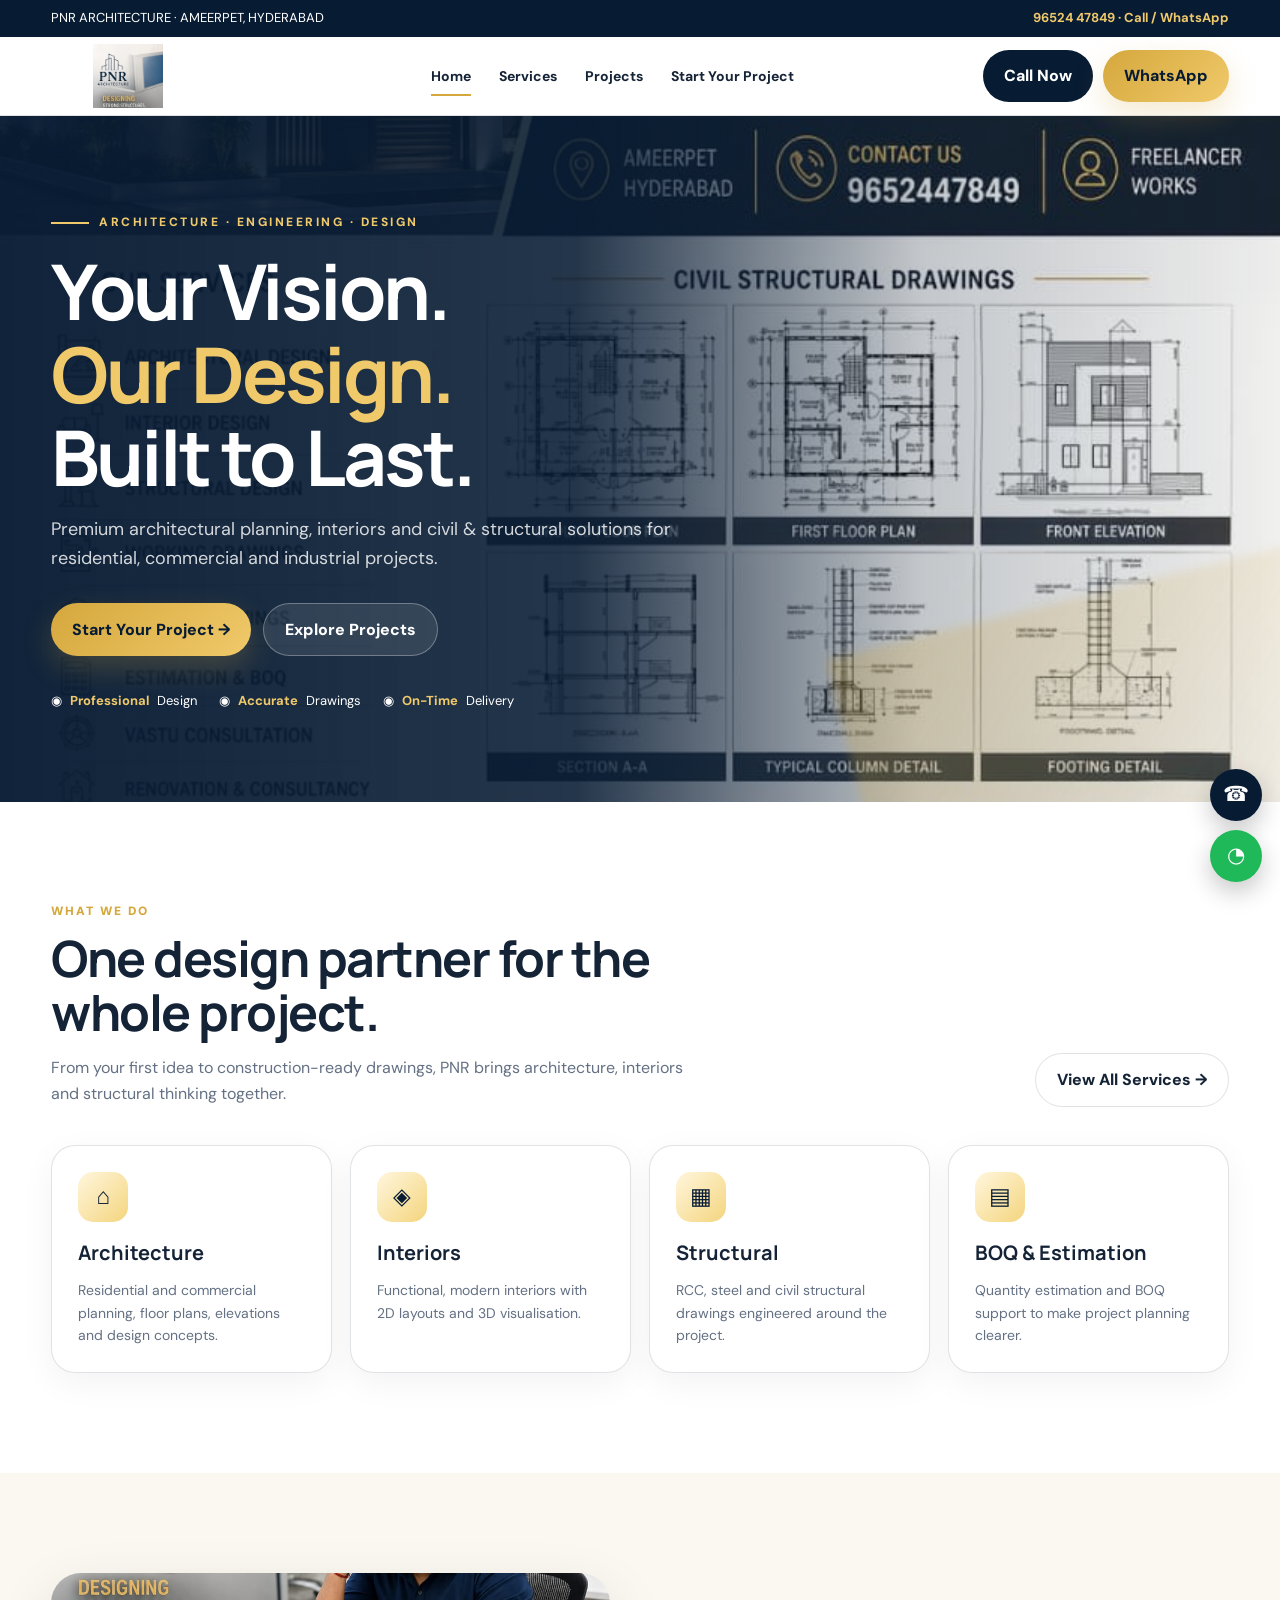
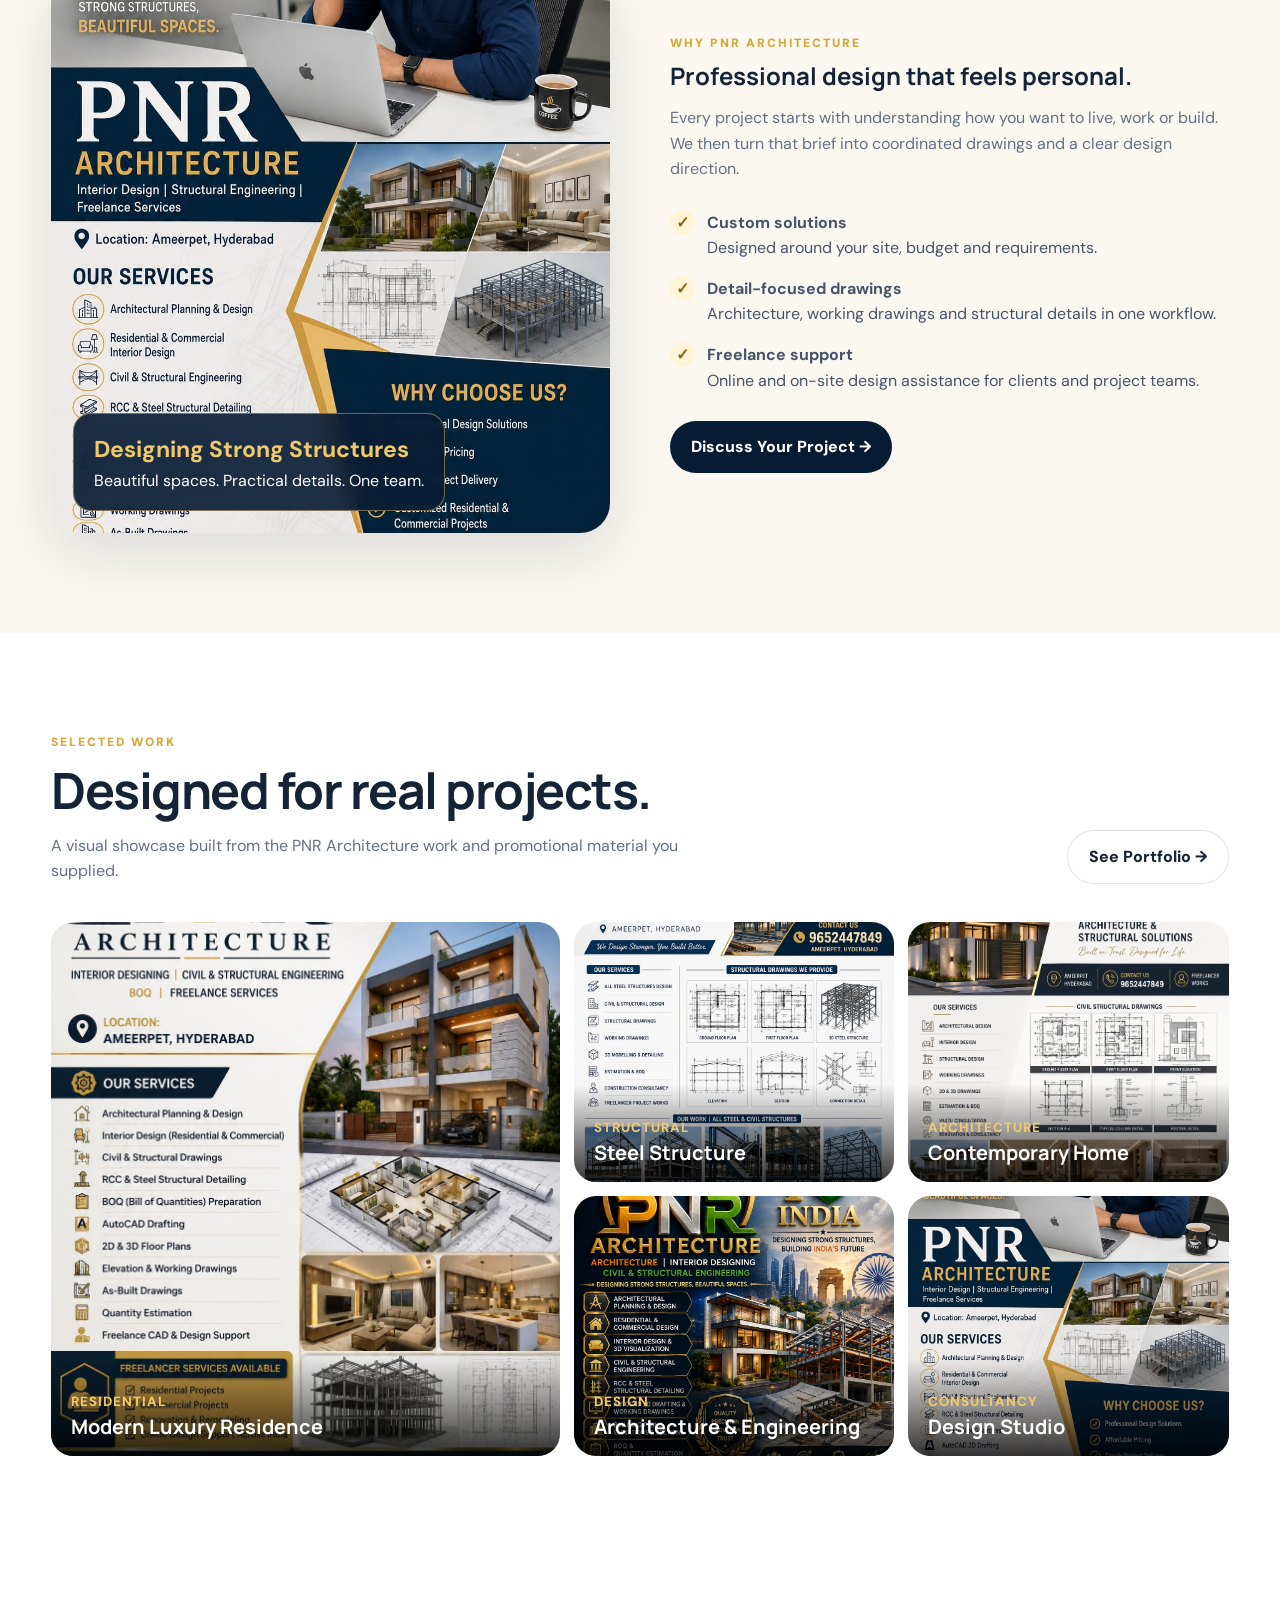
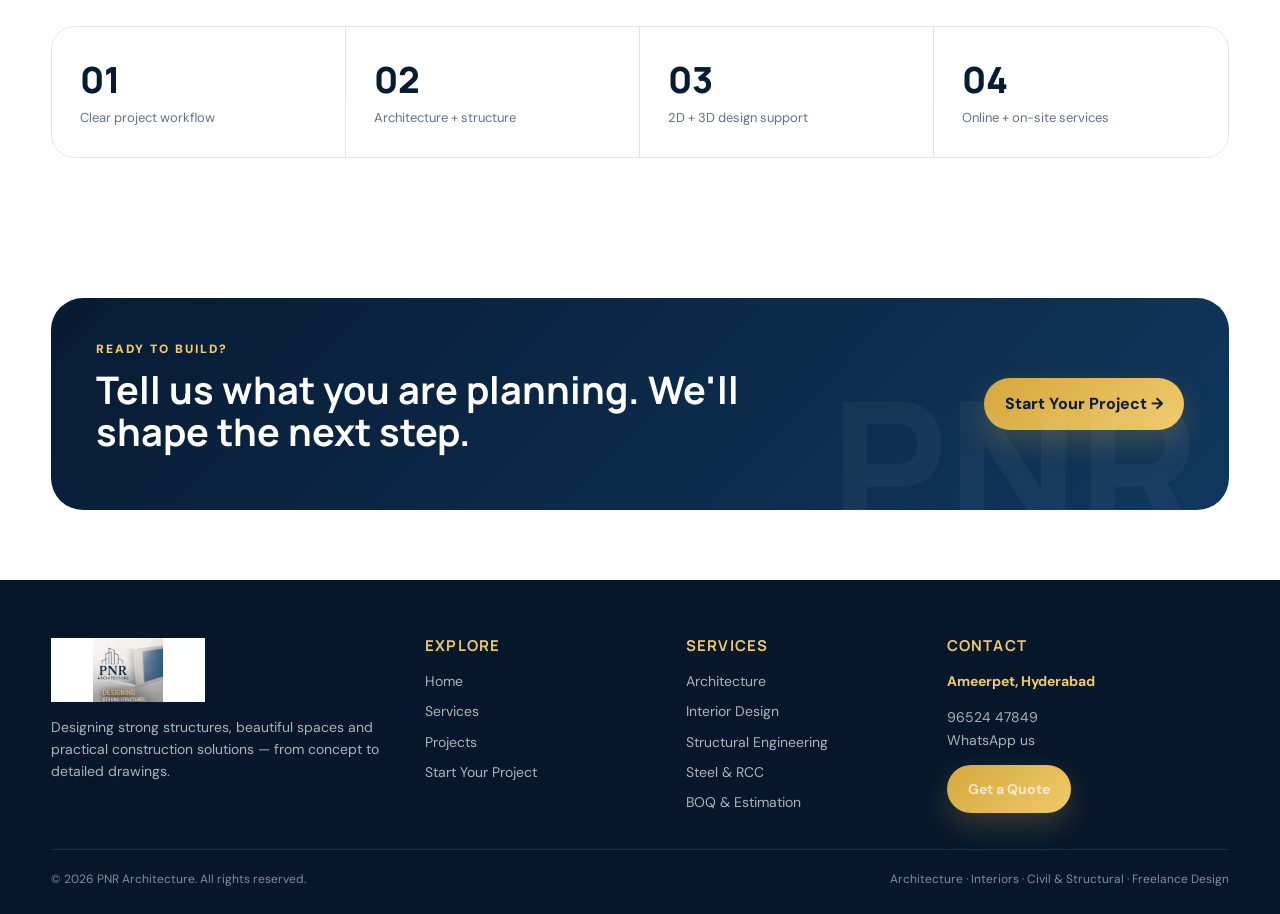
<file: index.html>
<!doctype html>
<html lang="en">
<head>
<meta charset="utf-8"><meta name="viewport" content="width=device-width,initial-scale=1">
<meta name="theme-color" content="#071b33">
<title>PNR Architecture | Designing Strong Structures, Beautiful Spaces</title><meta name="description" content="PNR Architecture — architecture, interiors, civil and structural engineering, RCC and steel detailing, AutoCAD, BOQ and freelance design services in Hyderabad.">
<link rel="stylesheet" href="style.css">
</head><body>
<div class="topbar"><div class="container"><span>PNR ARCHITECTURE · AMEERPET, HYDERABAD</span><a href="tel:+919652447849">96524 47849 · Call / WhatsApp</a></div></div>

<header class="nav">
  <div class="container nav-inner">
    <a class="logo-wrap" href="index.html" aria-label="PNR Architecture home">
      <img class="logo" src="assets/pnr-logo.jpg" alt="PNR Architecture logo">
    </a>
    <button class="menu-btn" aria-label="Open menu">☰</button>
    <nav class="nav-links">
      <a href="index.html">Home</a>
      <a href="services.html">Services</a>
      <a href="projects.html">Projects</a>
      <a href="start-project.html">Start Your Project</a>
    </nav>
    <div class="nav-actions">
      <a class="btn btn-dark" href="tel:+919652447849">Call Now</a>
      <a class="btn btn-gold" href="https://wa.me/919652447849?text=Hello%20PNR%20Architecture%2C%20I%20would%20like%20a%20project%20quote." target="_blank">WhatsApp</a>
    </div>
  </div>
</header>


<main>
<section class="hero"><div class="container"><div class="hero-content reveal">
<div class="eyebrow">Architecture · Engineering · Design</div>
<h1>Your Vision.<br><span style="color:#f0c96a">Our Design.</span><br>Built to Last.</h1>
<p>Premium architectural planning, interiors and civil & structural solutions for residential, commercial and industrial projects.</p>
<div class="hero-actions"><a class="btn btn-gold" href="start-project.html">Start Your Project →</a><a class="btn" style="background:rgba(255,255,255,.1);color:#fff;border:1px solid rgba(255,255,255,.3)" href="projects.html">Explore Projects</a></div>
<div class="hero-note"><span>◉ <b>Professional</b> Design</span><span>◉ <b>Accurate</b> Drawings</span><span>◉ <b>On-Time</b> Delivery</span></div>
</div></div></section>

<section class="section"><div class="container">
<div class="section-head reveal"><div class="copy"><div class="kicker">What we do</div><h2>One design partner for the whole project.</h2><p>From your first idea to construction-ready drawings, PNR brings architecture, interiors and structural thinking together.</p></div><a class="btn btn-outline" href="services.html">View All Services →</a></div>
<div class="cards">
<article class="card reveal"><div class="icon">⌂</div><h3>Architecture</h3><p>Residential and commercial planning, floor plans, elevations and design concepts.</p></article>
<article class="card reveal"><div class="icon">◈</div><h3>Interiors</h3><p>Functional, modern interiors with 2D layouts and 3D visualisation.</p></article>
<article class="card reveal"><div class="icon">▦</div><h3>Structural</h3><p>RCC, steel and civil structural drawings engineered around the project.</p></article>
<article class="card reveal"><div class="icon">▤</div><h3>BOQ & Estimation</h3><p>Quantity estimation and BOQ support to make project planning clearer.</p></article>
</div></div></section>

<section class="section" style="background:var(--cream)"><div class="container split">
<div class="media-card reveal"><img src="assets/designer-office.jpg" alt="PNR Architecture design workspace"><div class="media-badge"><strong>Designing Strong Structures</strong><span>Beautiful spaces. Practical details. One team.</span></div></div>
<div class="reveal"><div class="kicker">Why PNR Architecture</div><h2>Professional design that feels personal.</h2><p style="color:var(--muted)">Every project starts with understanding how you want to live, work or build. We then turn that brief into coordinated drawings and a clear design direction.</p>
<div class="check-list">
<div class="check"><i>✓</i><span><b>Custom solutions</b><br>Designed around your site, budget and requirements.</span></div>
<div class="check"><i>✓</i><span><b>Detail-focused drawings</b><br>Architecture, working drawings and structural details in one workflow.</span></div>
<div class="check"><i>✓</i><span><b>Freelance support</b><br>Online and on-site design assistance for clients and project teams.</span></div>
</div><a class="btn btn-dark" href="start-project.html">Discuss Your Project →</a></div>
</div></section>

<section class="section"><div class="container">
<div class="section-head reveal"><div class="copy"><div class="kicker">Selected work</div><h2>Designed for real projects.</h2><p>A visual showcase built from the PNR Architecture work and promotional material you supplied.</p></div><a class="btn btn-outline" href="projects.html">See Portfolio →</a></div>
<div class="portfolio">
<a class="tile reveal" href="projects.html"><img src="assets/luxury-residence.jpg" alt="Luxury residential design"><div class="tile-caption"><small>Residential</small><h3>Modern Luxury Residence</h3></div></a>
<a class="tile reveal" href="projects.html"><img src="assets/steel-structure.jpg" alt="Steel structural project"><div class="tile-caption"><small>Structural</small><h3>Steel Structure</h3></div></a>
<a class="tile reveal" href="projects.html"><img src="assets/project-modern-home.jpg" alt="Modern home architecture"><div class="tile-caption"><small>Architecture</small><h3>Contemporary Home</h3></div></a>
<a class="tile reveal" href="projects.html"><img src="assets/pnr-india-brand.jpg" alt="PNR Architecture brand visual"><div class="tile-caption"><small>Design</small><h3>Architecture & Engineering</h3></div></a>
<a class="tile reveal" href="projects.html"><img src="assets/designer-office.jpg" alt="Designer at work"><div class="tile-caption"><small>Consultancy</small><h3>Design Studio</h3></div></a>
</div></div></section>

<section class="section-sm"><div class="container"><div class="stats reveal">
<div class="stat"><strong>01</strong><span>Clear project workflow</span></div><div class="stat"><strong>02</strong><span>Architecture + structure</span></div><div class="stat"><strong>03</strong><span>2D + 3D design support</span></div><div class="stat"><strong>04</strong><span>Online + on-site services</span></div>
</div></div></section>
<section class="section-sm"><div class="container band reveal"><div><div class="kicker" style="color:#f0c96a">Ready to build?</div><h2>Tell us what you are planning. We'll shape the next step.</h2></div><a class="btn btn-gold" href="start-project.html">Start Your Project →</a></div></section>
</main>

<footer class="footer">
  <div class="container">
    <div class="footer-grid">
      <div>
        <img class="logo" src="assets/pnr-logo.jpg" alt="PNR Architecture">
        <p style="max-width:330px">Designing strong structures, beautiful spaces and practical construction solutions — from concept to detailed drawings.</p>
      </div>
      <div>
        <h3>Explore</h3>
        <div class="footer-links">
          <a href="index.html">Home</a><a href="services.html">Services</a><a href="projects.html">Projects</a><a href="start-project.html">Start Your Project</a>
        </div>
      </div>
      <div>
        <h3>Services</h3>
        <div class="footer-links">
          <a href="services.html">Architecture</a><a href="services.html">Interior Design</a><a href="services.html">Structural Engineering</a><a href="services.html">Steel & RCC</a><a href="services.html">BOQ & Estimation</a>
        </div>
      </div>
      <div>
        <h3>Contact</h3>
        <p><b style="color:#f0c96a">Ameerpet, Hyderabad</b></p>
        <p><a href="tel:+919652447849">96524 47849</a><br><a href="https://wa.me/919652447849" target="_blank">WhatsApp us</a></p>
        <a class="btn btn-gold" href="start-project.html">Get a Quote</a>
      </div>
    </div>
    <div class="footer-bottom">
      <div>© <span data-year></span> PNR Architecture. All rights reserved.</div>
      <div>Architecture · Interiors · Civil & Structural · Freelance Design</div>
    </div>
  </div>
</footer>
<div class="float-actions">
  <a class="float-btn call" href="tel:+919652447849" aria-label="Call PNR Architecture">☎</a>
  <a class="float-btn whatsapp" href="https://wa.me/919652447849?text=Hello%20PNR%20Architecture%2C%20I%20need%20a%20project%20consultation." target="_blank" aria-label="WhatsApp PNR Architecture">◔</a>
</div>
<div class="toast" id="toast"></div>

<script src="script.js"></script></body></html>
</file>
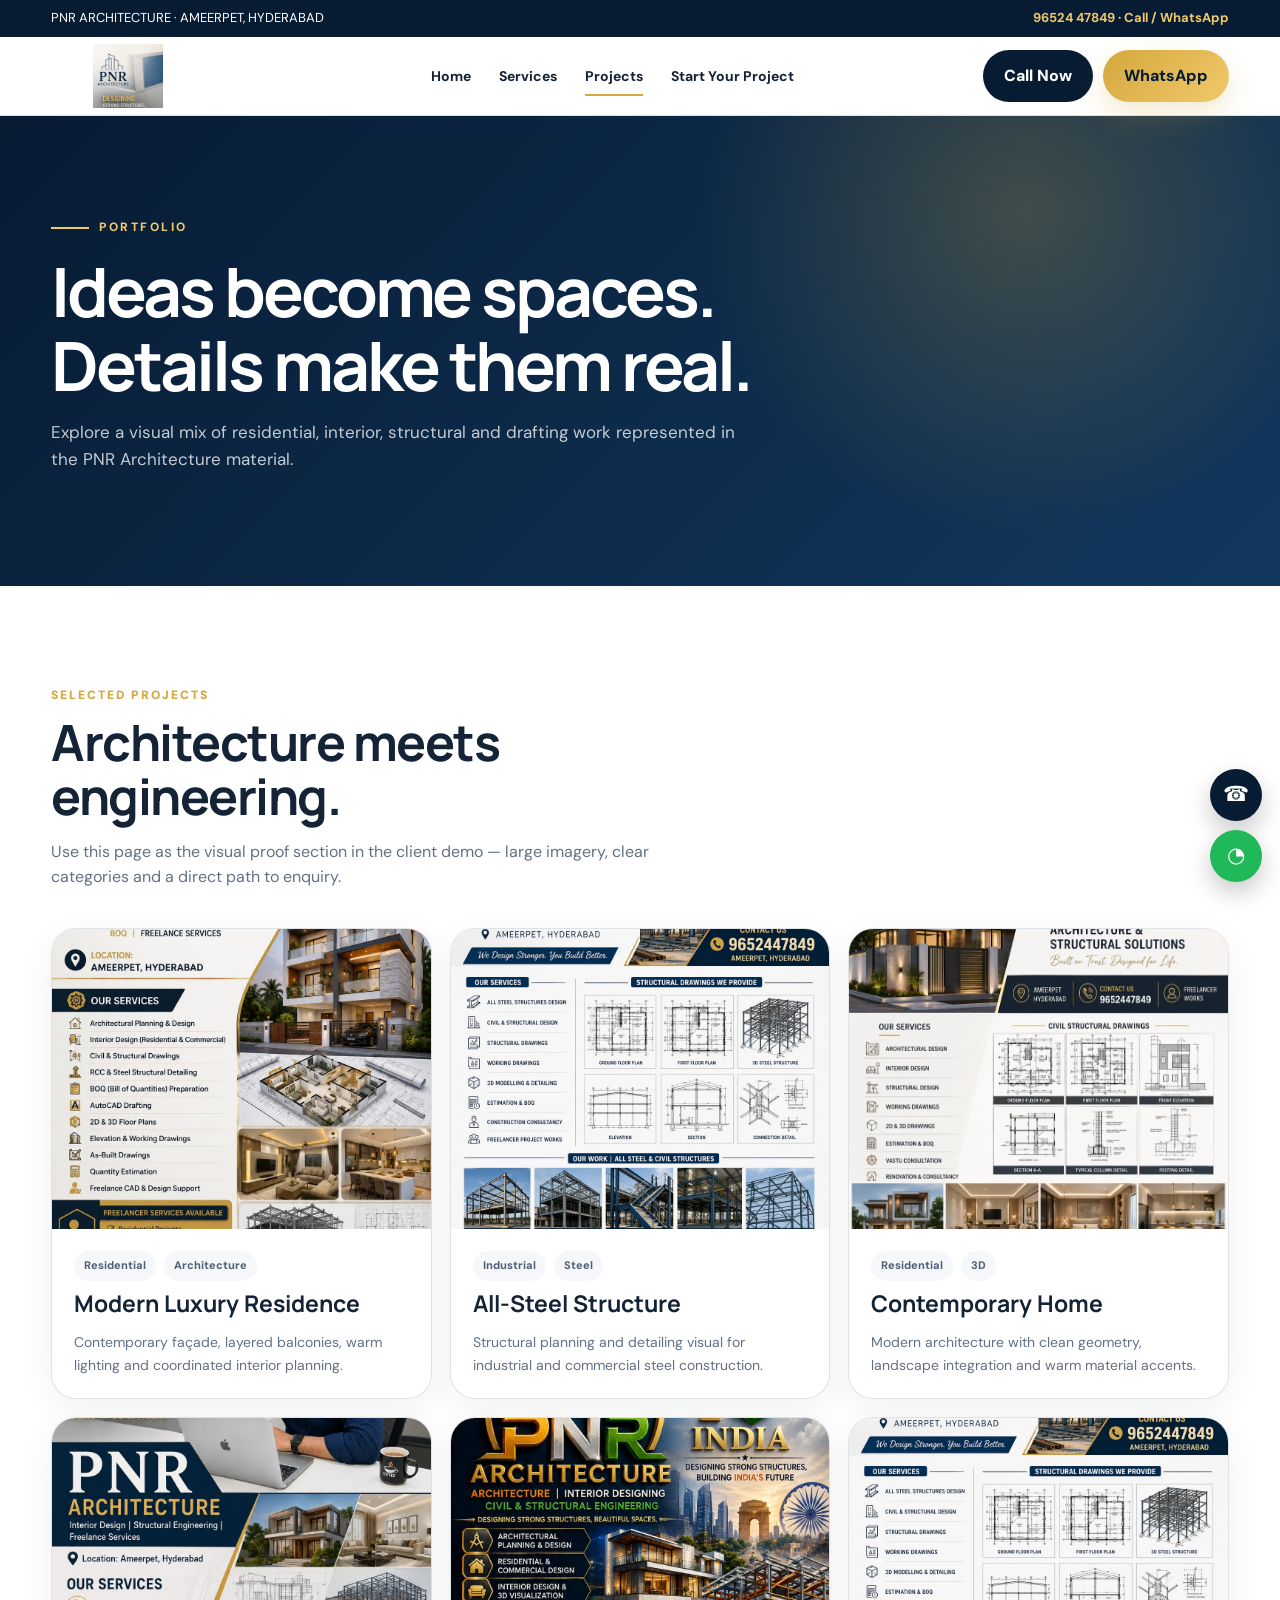
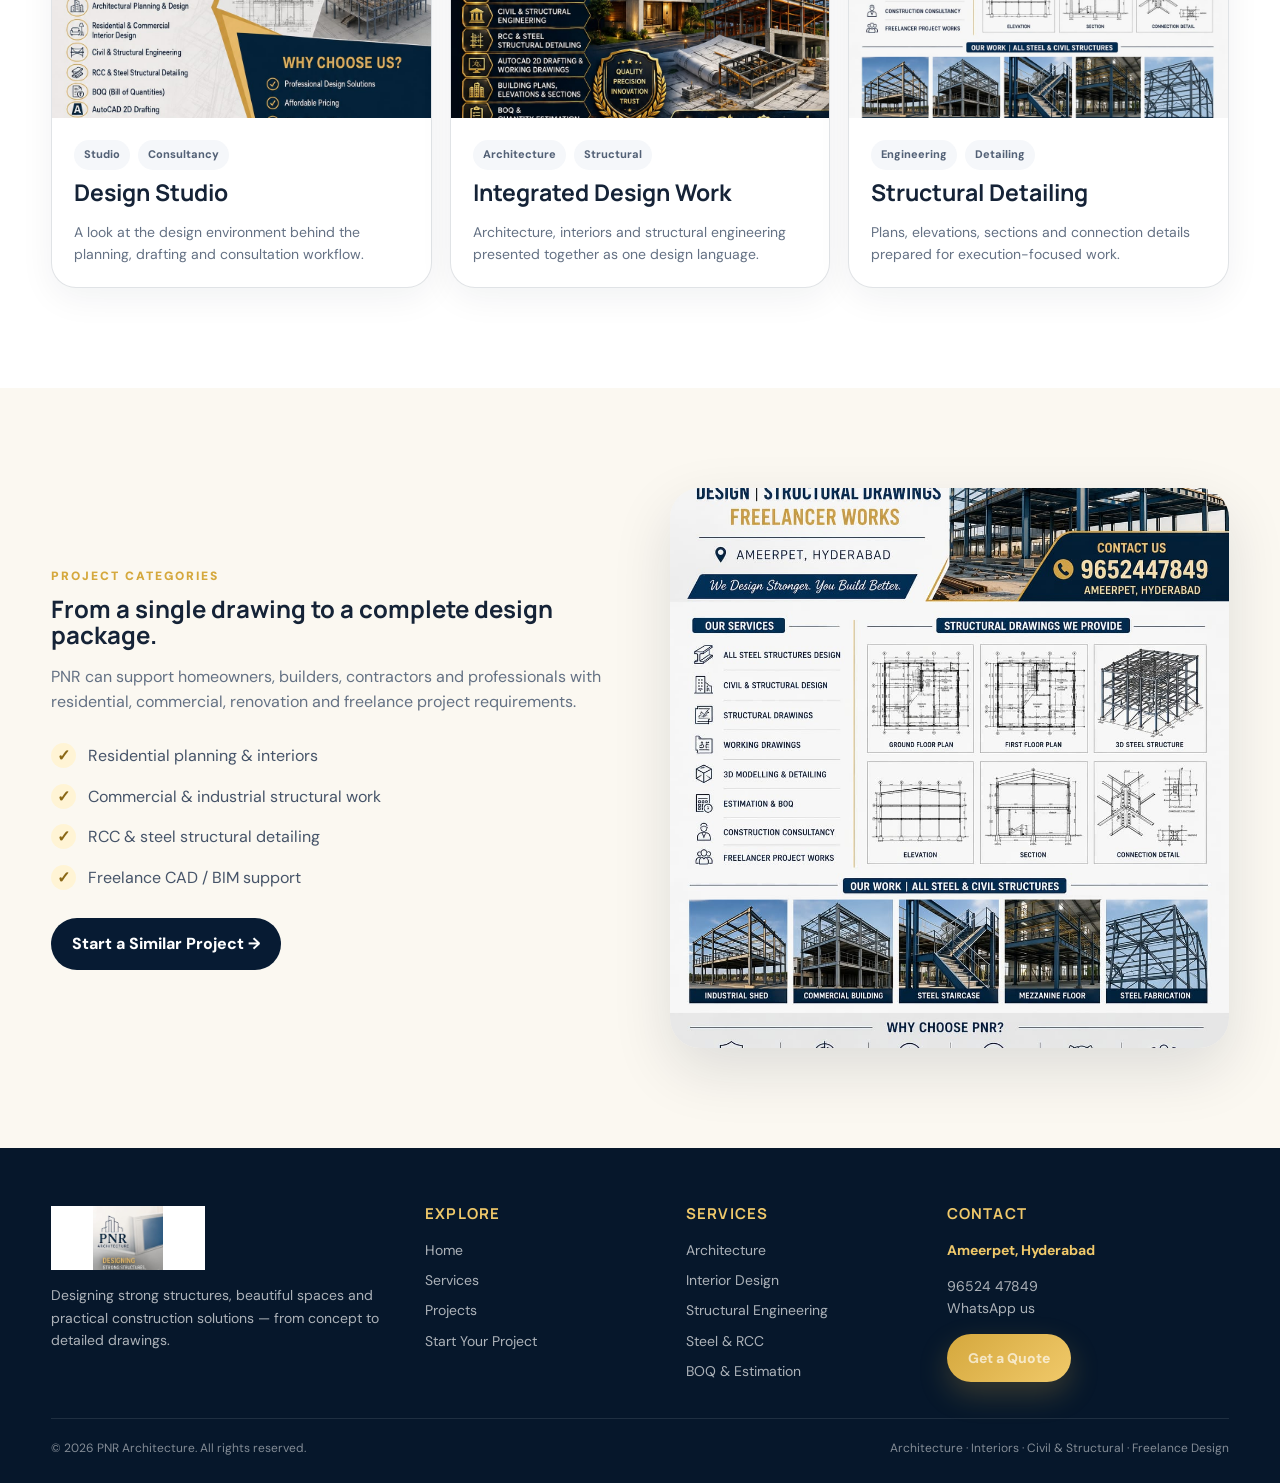
<file: projects.html>
<!doctype html>
<html lang="en">
<head>
<meta charset="utf-8"><meta name="viewport" content="width=device-width,initial-scale=1">
<meta name="theme-color" content="#071b33">
<title>Projects | PNR Architecture</title><meta name="description" content="PNR Architecture portfolio showcase featuring residential architecture, interiors, civil and structural engineering, steel structures and design work.">
<link rel="stylesheet" href="style.css">
</head><body>
<div class="topbar"><div class="container"><span>PNR ARCHITECTURE · AMEERPET, HYDERABAD</span><a href="tel:+919652447849">96524 47849 · Call / WhatsApp</a></div></div>

<header class="nav">
  <div class="container nav-inner">
    <a class="logo-wrap" href="index.html" aria-label="PNR Architecture home">
      <img class="logo" src="assets/pnr-logo.jpg" alt="PNR Architecture logo">
    </a>
    <button class="menu-btn" aria-label="Open menu">☰</button>
    <nav class="nav-links">
      <a href="index.html">Home</a>
      <a href="services.html">Services</a>
      <a href="projects.html">Projects</a>
      <a href="start-project.html">Start Your Project</a>
    </nav>
    <div class="nav-actions">
      <a class="btn btn-dark" href="tel:+919652447849">Call Now</a>
      <a class="btn btn-gold" href="https://wa.me/919652447849?text=Hello%20PNR%20Architecture%2C%20I%20would%20like%20a%20project%20quote." target="_blank">WhatsApp</a>
    </div>
  </div>
</header>


<main>
<section class="page-hero"><div class="container reveal"><div class="eyebrow">Portfolio</div><h1>Ideas become spaces.<br>Details make them real.</h1><p>Explore a visual mix of residential, interior, structural and drafting work represented in the PNR Architecture material.</p></div></section>
<section class="section"><div class="container">
<div class="section-head reveal"><div class="copy"><div class="kicker">Selected projects</div><h2>Architecture meets engineering.</h2><p>Use this page as the visual proof section in the client demo — large imagery, clear categories and a direct path to enquiry.</p></div></div>
<div class="project-grid">
<article class="project-card reveal"><img src="assets/luxury-residence.jpg" alt="Modern luxury residence"><div class="project-body"><div class="project-meta"><span class="tag">Residential</span><span class="tag">Architecture</span></div><h3>Modern Luxury Residence</h3><p>Contemporary façade, layered balconies, warm lighting and coordinated interior planning.</p></div></article>
<article class="project-card reveal"><img src="assets/steel-structure.jpg" alt="Industrial steel structure"><div class="project-body"><div class="project-meta"><span class="tag">Industrial</span><span class="tag">Steel</span></div><h3>All-Steel Structure</h3><p>Structural planning and detailing visual for industrial and commercial steel construction.</p></div></article>
<article class="project-card reveal"><img src="assets/project-modern-home.jpg" alt="Modern residential architecture"><div class="project-body"><div class="project-meta"><span class="tag">Residential</span><span class="tag">3D</span></div><h3>Contemporary Home</h3><p>Modern architecture with clean geometry, landscape integration and warm material accents.</p></div></article>
<article class="project-card reveal"><img src="assets/designer-office.jpg" alt="PNR Architecture studio"><div class="project-body"><div class="project-meta"><span class="tag">Studio</span><span class="tag">Consultancy</span></div><h3>Design Studio</h3><p>A look at the design environment behind the planning, drafting and consultation workflow.</p></div></article>
<article class="project-card reveal"><img src="assets/pnr-india-brand.jpg" alt="PNR Architecture structural and architectural work"><div class="project-body"><div class="project-meta"><span class="tag">Architecture</span><span class="tag">Structural</span></div><h3>Integrated Design Work</h3><p>Architecture, interiors and structural engineering presented together as one design language.</p></div></article>
<article class="project-card reveal"><img src="assets/steel-structure.jpg" alt="Steel detailing project"><div class="project-body"><div class="project-meta"><span class="tag">Engineering</span><span class="tag">Detailing</span></div><h3>Structural Detailing</h3><p>Plans, elevations, sections and connection details prepared for execution-focused work.</p></div></article>
</div></div></section>
<section class="section" style="background:var(--cream)"><div class="container split">
<div class="reveal"><div class="kicker">Project categories</div><h2>From a single drawing to a complete design package.</h2><p style="color:var(--muted)">PNR can support homeowners, builders, contractors and professionals with residential, commercial, renovation and freelance project requirements.</p><div class="check-list"><div class="check"><i>✓</i><span>Residential planning & interiors</span></div><div class="check"><i>✓</i><span>Commercial & industrial structural work</span></div><div class="check"><i>✓</i><span>RCC & steel structural detailing</span></div><div class="check"><i>✓</i><span>Freelance CAD / BIM support</span></div></div><a class="btn btn-dark" href="start-project.html">Start a Similar Project →</a></div>
<div class="media-card reveal"><img src="assets/steel-structure.jpg" alt="PNR structural drawings and steel work"></div>
</div></section>
</main>

<footer class="footer">
  <div class="container">
    <div class="footer-grid">
      <div>
        <img class="logo" src="assets/pnr-logo.jpg" alt="PNR Architecture">
        <p style="max-width:330px">Designing strong structures, beautiful spaces and practical construction solutions — from concept to detailed drawings.</p>
      </div>
      <div>
        <h3>Explore</h3>
        <div class="footer-links">
          <a href="index.html">Home</a><a href="services.html">Services</a><a href="projects.html">Projects</a><a href="start-project.html">Start Your Project</a>
        </div>
      </div>
      <div>
        <h3>Services</h3>
        <div class="footer-links">
          <a href="services.html">Architecture</a><a href="services.html">Interior Design</a><a href="services.html">Structural Engineering</a><a href="services.html">Steel & RCC</a><a href="services.html">BOQ & Estimation</a>
        </div>
      </div>
      <div>
        <h3>Contact</h3>
        <p><b style="color:#f0c96a">Ameerpet, Hyderabad</b></p>
        <p><a href="tel:+919652447849">96524 47849</a><br><a href="https://wa.me/919652447849" target="_blank">WhatsApp us</a></p>
        <a class="btn btn-gold" href="start-project.html">Get a Quote</a>
      </div>
    </div>
    <div class="footer-bottom">
      <div>© <span data-year></span> PNR Architecture. All rights reserved.</div>
      <div>Architecture · Interiors · Civil & Structural · Freelance Design</div>
    </div>
  </div>
</footer>
<div class="float-actions">
  <a class="float-btn call" href="tel:+919652447849" aria-label="Call PNR Architecture">☎</a>
  <a class="float-btn whatsapp" href="https://wa.me/919652447849?text=Hello%20PNR%20Architecture%2C%20I%20need%20a%20project%20consultation." target="_blank" aria-label="WhatsApp PNR Architecture">◔</a>
</div>
<div class="toast" id="toast"></div>

<script src="script.js"></script></body></html>
</file>
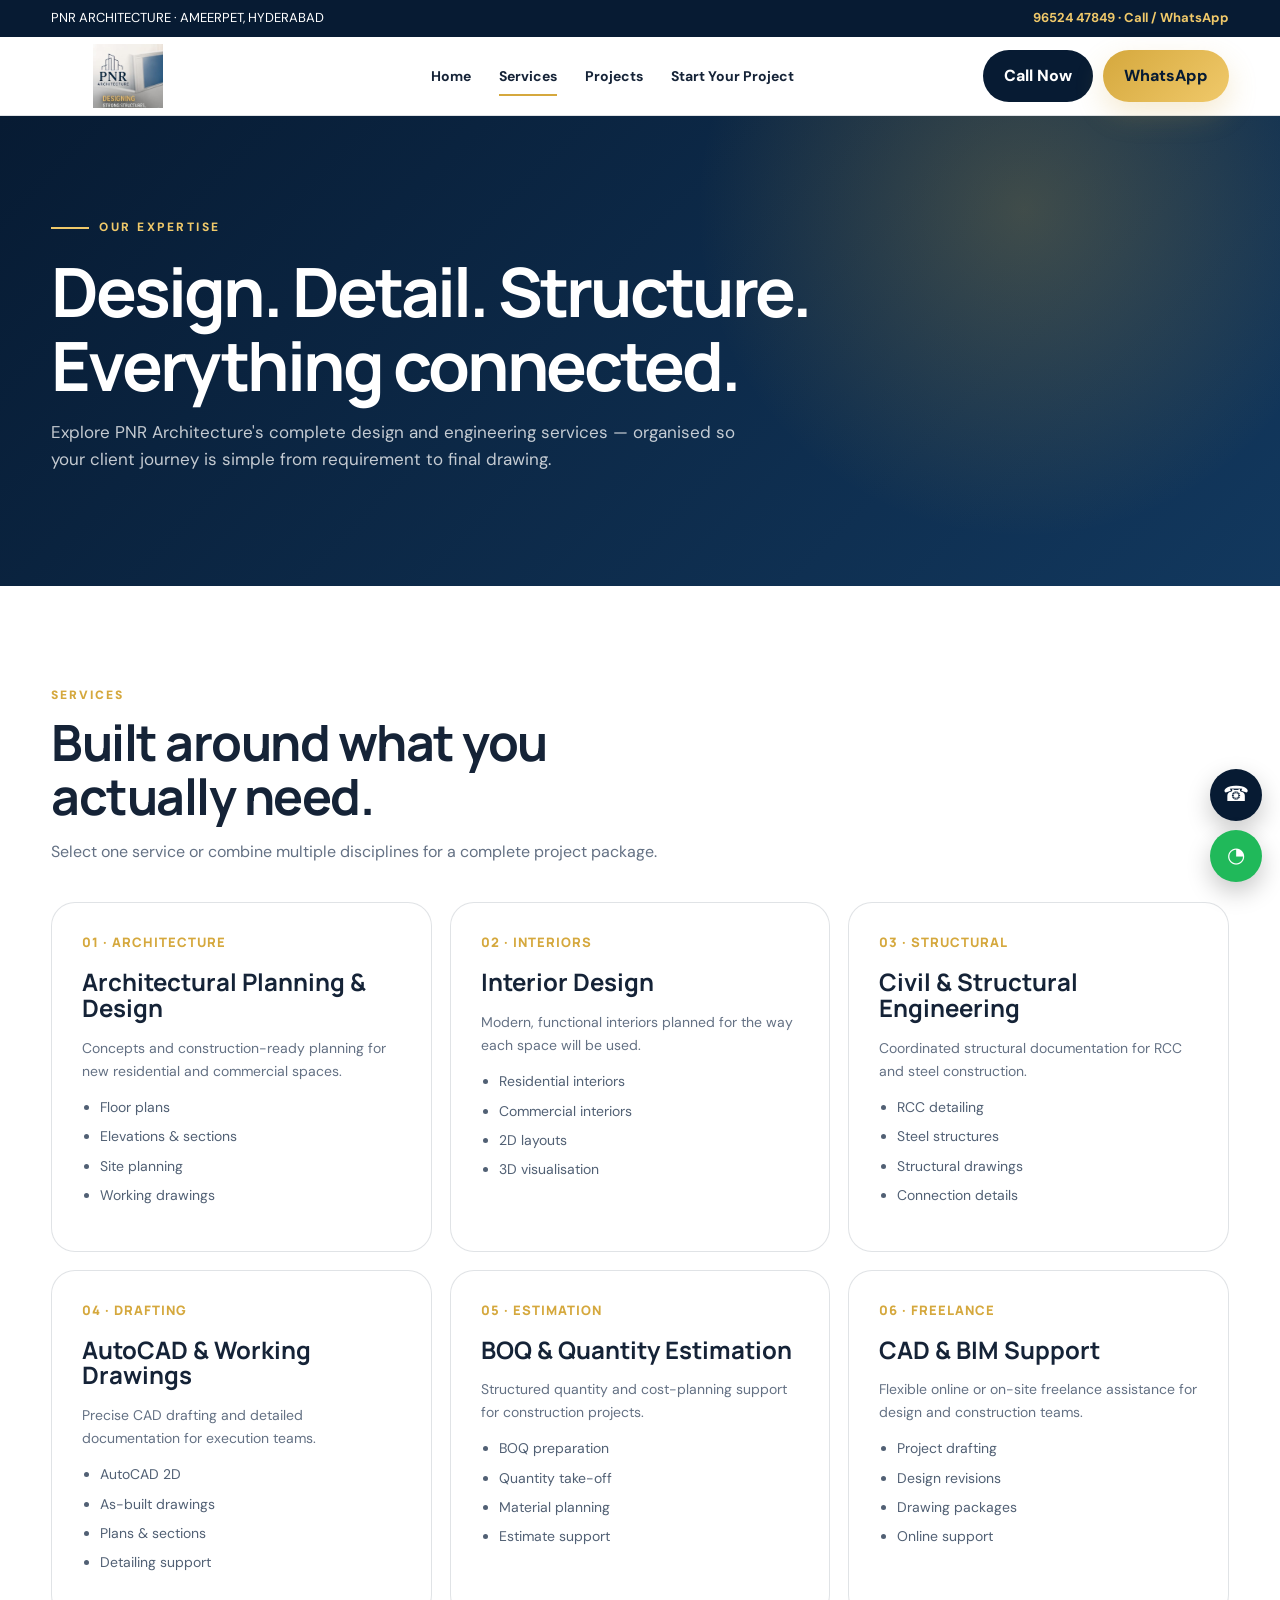
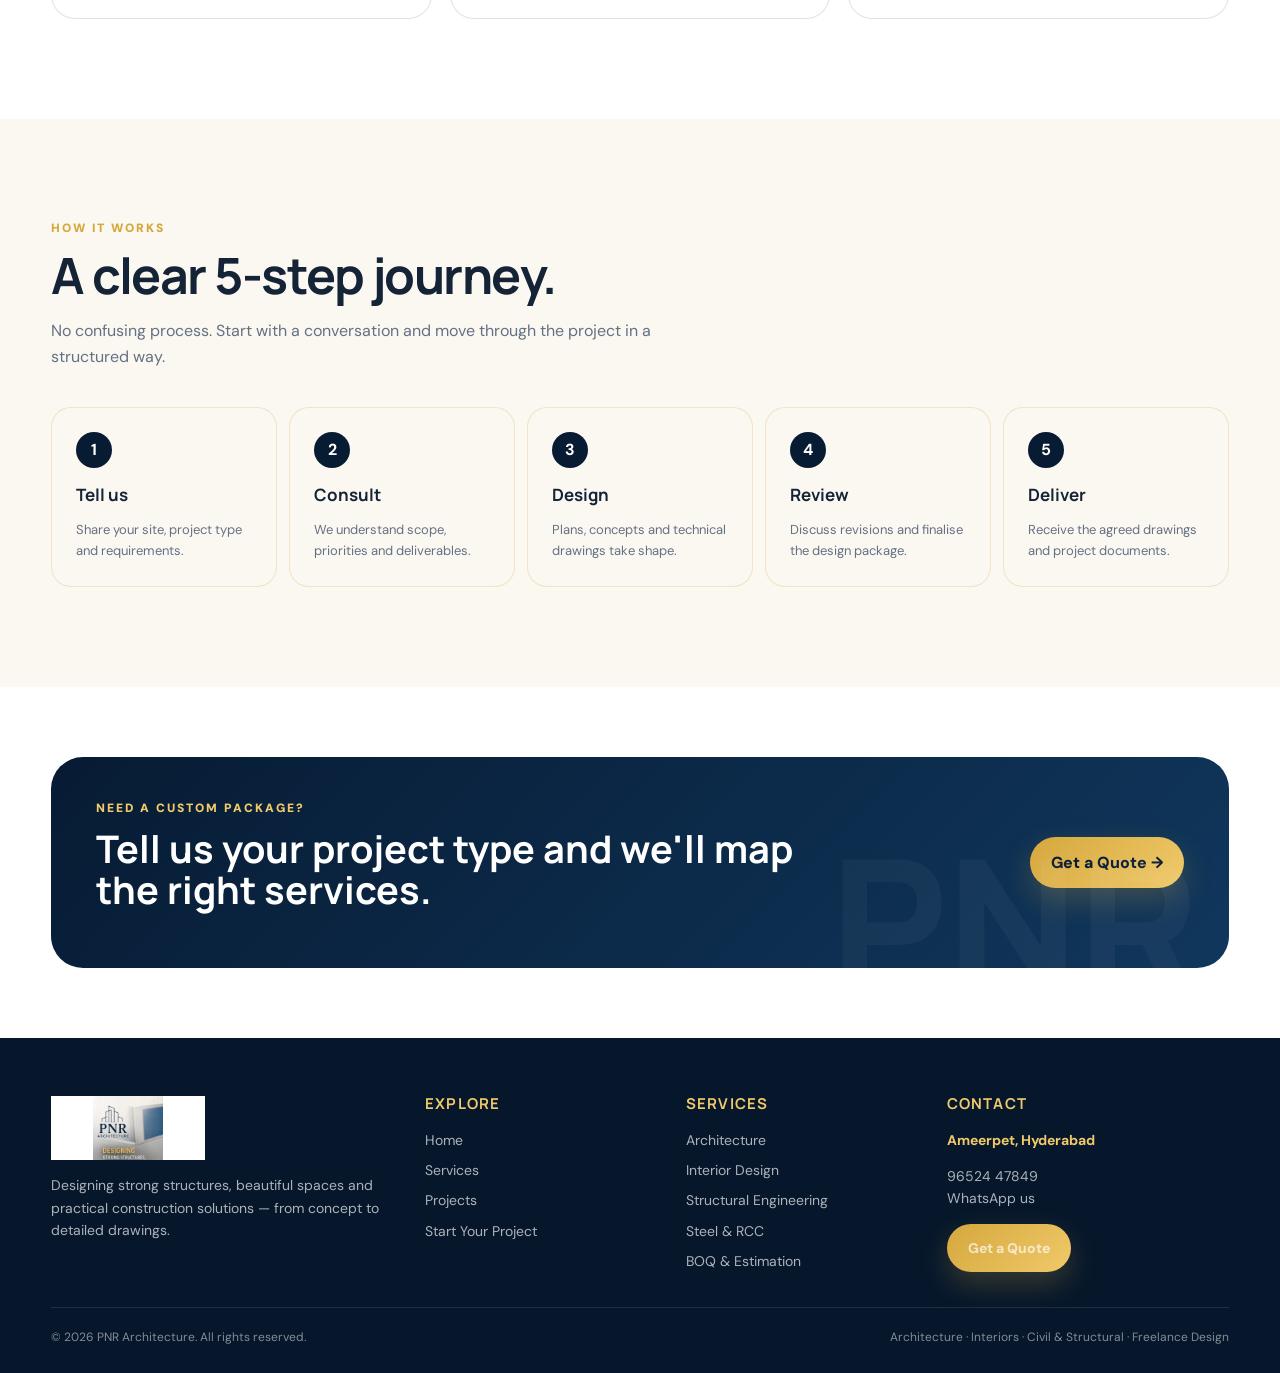
<file: services.html>
<!doctype html>
<html lang="en">
<head>
<meta charset="utf-8"><meta name="viewport" content="width=device-width,initial-scale=1">
<meta name="theme-color" content="#071b33">
<title>Services | PNR Architecture</title><meta name="description" content="Architecture, interior design, civil and structural engineering, RCC and steel detailing, AutoCAD, BOQ, estimation and freelance design support.">
<link rel="stylesheet" href="style.css">
</head><body>
<div class="topbar"><div class="container"><span>PNR ARCHITECTURE · AMEERPET, HYDERABAD</span><a href="tel:+919652447849">96524 47849 · Call / WhatsApp</a></div></div>

<header class="nav">
  <div class="container nav-inner">
    <a class="logo-wrap" href="index.html" aria-label="PNR Architecture home">
      <img class="logo" src="assets/pnr-logo.jpg" alt="PNR Architecture logo">
    </a>
    <button class="menu-btn" aria-label="Open menu">☰</button>
    <nav class="nav-links">
      <a href="index.html">Home</a>
      <a href="services.html">Services</a>
      <a href="projects.html">Projects</a>
      <a href="start-project.html">Start Your Project</a>
    </nav>
    <div class="nav-actions">
      <a class="btn btn-dark" href="tel:+919652447849">Call Now</a>
      <a class="btn btn-gold" href="https://wa.me/919652447849?text=Hello%20PNR%20Architecture%2C%20I%20would%20like%20a%20project%20quote." target="_blank">WhatsApp</a>
    </div>
  </div>
</header>


<main>
<section class="page-hero"><div class="container reveal"><div class="eyebrow">Our expertise</div><h1>Design. Detail. Structure.<br>Everything connected.</h1><p>Explore PNR Architecture's complete design and engineering services — organised so your client journey is simple from requirement to final drawing.</p></div></section>
<section class="section"><div class="container">
<div class="section-head reveal"><div class="copy"><div class="kicker">Services</div><h2>Built around what you actually need.</h2><p>Select one service or combine multiple disciplines for a complete project package.</p></div></div>
<div class="service-grid">
<article class="service-card reveal"><div class="num">01 · ARCHITECTURE</div><h3>Architectural Planning & Design</h3><p>Concepts and construction-ready planning for new residential and commercial spaces.</p><ul><li>Floor plans</li><li>Elevations & sections</li><li>Site planning</li><li>Working drawings</li></ul></article>
<article class="service-card reveal"><div class="num">02 · INTERIORS</div><h3>Interior Design</h3><p>Modern, functional interiors planned for the way each space will be used.</p><ul><li>Residential interiors</li><li>Commercial interiors</li><li>2D layouts</li><li>3D visualisation</li></ul></article>
<article class="service-card reveal"><div class="num">03 · STRUCTURAL</div><h3>Civil & Structural Engineering</h3><p>Coordinated structural documentation for RCC and steel construction.</p><ul><li>RCC detailing</li><li>Steel structures</li><li>Structural drawings</li><li>Connection details</li></ul></article>
<article class="service-card reveal"><div class="num">04 · DRAFTING</div><h3>AutoCAD & Working Drawings</h3><p>Precise CAD drafting and detailed documentation for execution teams.</p><ul><li>AutoCAD 2D</li><li>As-built drawings</li><li>Plans & sections</li><li>Detailing support</li></ul></article>
<article class="service-card reveal"><div class="num">05 · ESTIMATION</div><h3>BOQ & Quantity Estimation</h3><p>Structured quantity and cost-planning support for construction projects.</p><ul><li>BOQ preparation</li><li>Quantity take-off</li><li>Material planning</li><li>Estimate support</li></ul></article>
<article class="service-card reveal"><div class="num">06 · FREELANCE</div><h3>CAD & BIM Support</h3><p>Flexible online or on-site freelance assistance for design and construction teams.</p><ul><li>Project drafting</li><li>Design revisions</li><li>Drawing packages</li><li>Online support</li></ul></article>
</div></div></section>
<section class="section" style="background:var(--cream)"><div class="container">
<div class="section-head reveal"><div class="copy"><div class="kicker">How it works</div><h2>A clear 5-step journey.</h2><p>No confusing process. Start with a conversation and move through the project in a structured way.</p></div></div>
<div class="process">
<div class="process-step reveal"><b>1</b><h3>Tell us</h3><p>Share your site, project type and requirements.</p></div><div class="process-step reveal"><b>2</b><h3>Consult</h3><p>We understand scope, priorities and deliverables.</p></div><div class="process-step reveal"><b>3</b><h3>Design</h3><p>Plans, concepts and technical drawings take shape.</p></div><div class="process-step reveal"><b>4</b><h3>Review</h3><p>Discuss revisions and finalise the design package.</p></div><div class="process-step reveal"><b>5</b><h3>Deliver</h3><p>Receive the agreed drawings and project documents.</p></div>
</div></div></section>
<section class="section-sm"><div class="container band reveal"><div><div class="kicker" style="color:#f0c96a">Need a custom package?</div><h2>Tell us your project type and we'll map the right services.</h2></div><a class="btn btn-gold" href="start-project.html">Get a Quote →</a></div></section>
</main>

<footer class="footer">
  <div class="container">
    <div class="footer-grid">
      <div>
        <img class="logo" src="assets/pnr-logo.jpg" alt="PNR Architecture">
        <p style="max-width:330px">Designing strong structures, beautiful spaces and practical construction solutions — from concept to detailed drawings.</p>
      </div>
      <div>
        <h3>Explore</h3>
        <div class="footer-links">
          <a href="index.html">Home</a><a href="services.html">Services</a><a href="projects.html">Projects</a><a href="start-project.html">Start Your Project</a>
        </div>
      </div>
      <div>
        <h3>Services</h3>
        <div class="footer-links">
          <a href="services.html">Architecture</a><a href="services.html">Interior Design</a><a href="services.html">Structural Engineering</a><a href="services.html">Steel & RCC</a><a href="services.html">BOQ & Estimation</a>
        </div>
      </div>
      <div>
        <h3>Contact</h3>
        <p><b style="color:#f0c96a">Ameerpet, Hyderabad</b></p>
        <p><a href="tel:+919652447849">96524 47849</a><br><a href="https://wa.me/919652447849" target="_blank">WhatsApp us</a></p>
        <a class="btn btn-gold" href="start-project.html">Get a Quote</a>
      </div>
    </div>
    <div class="footer-bottom">
      <div>© <span data-year></span> PNR Architecture. All rights reserved.</div>
      <div>Architecture · Interiors · Civil & Structural · Freelance Design</div>
    </div>
  </div>
</footer>
<div class="float-actions">
  <a class="float-btn call" href="tel:+919652447849" aria-label="Call PNR Architecture">☎</a>
  <a class="float-btn whatsapp" href="https://wa.me/919652447849?text=Hello%20PNR%20Architecture%2C%20I%20need%20a%20project%20consultation." target="_blank" aria-label="WhatsApp PNR Architecture">◔</a>
</div>
<div class="toast" id="toast"></div>

<script src="script.js"></script></body></html>
</file>
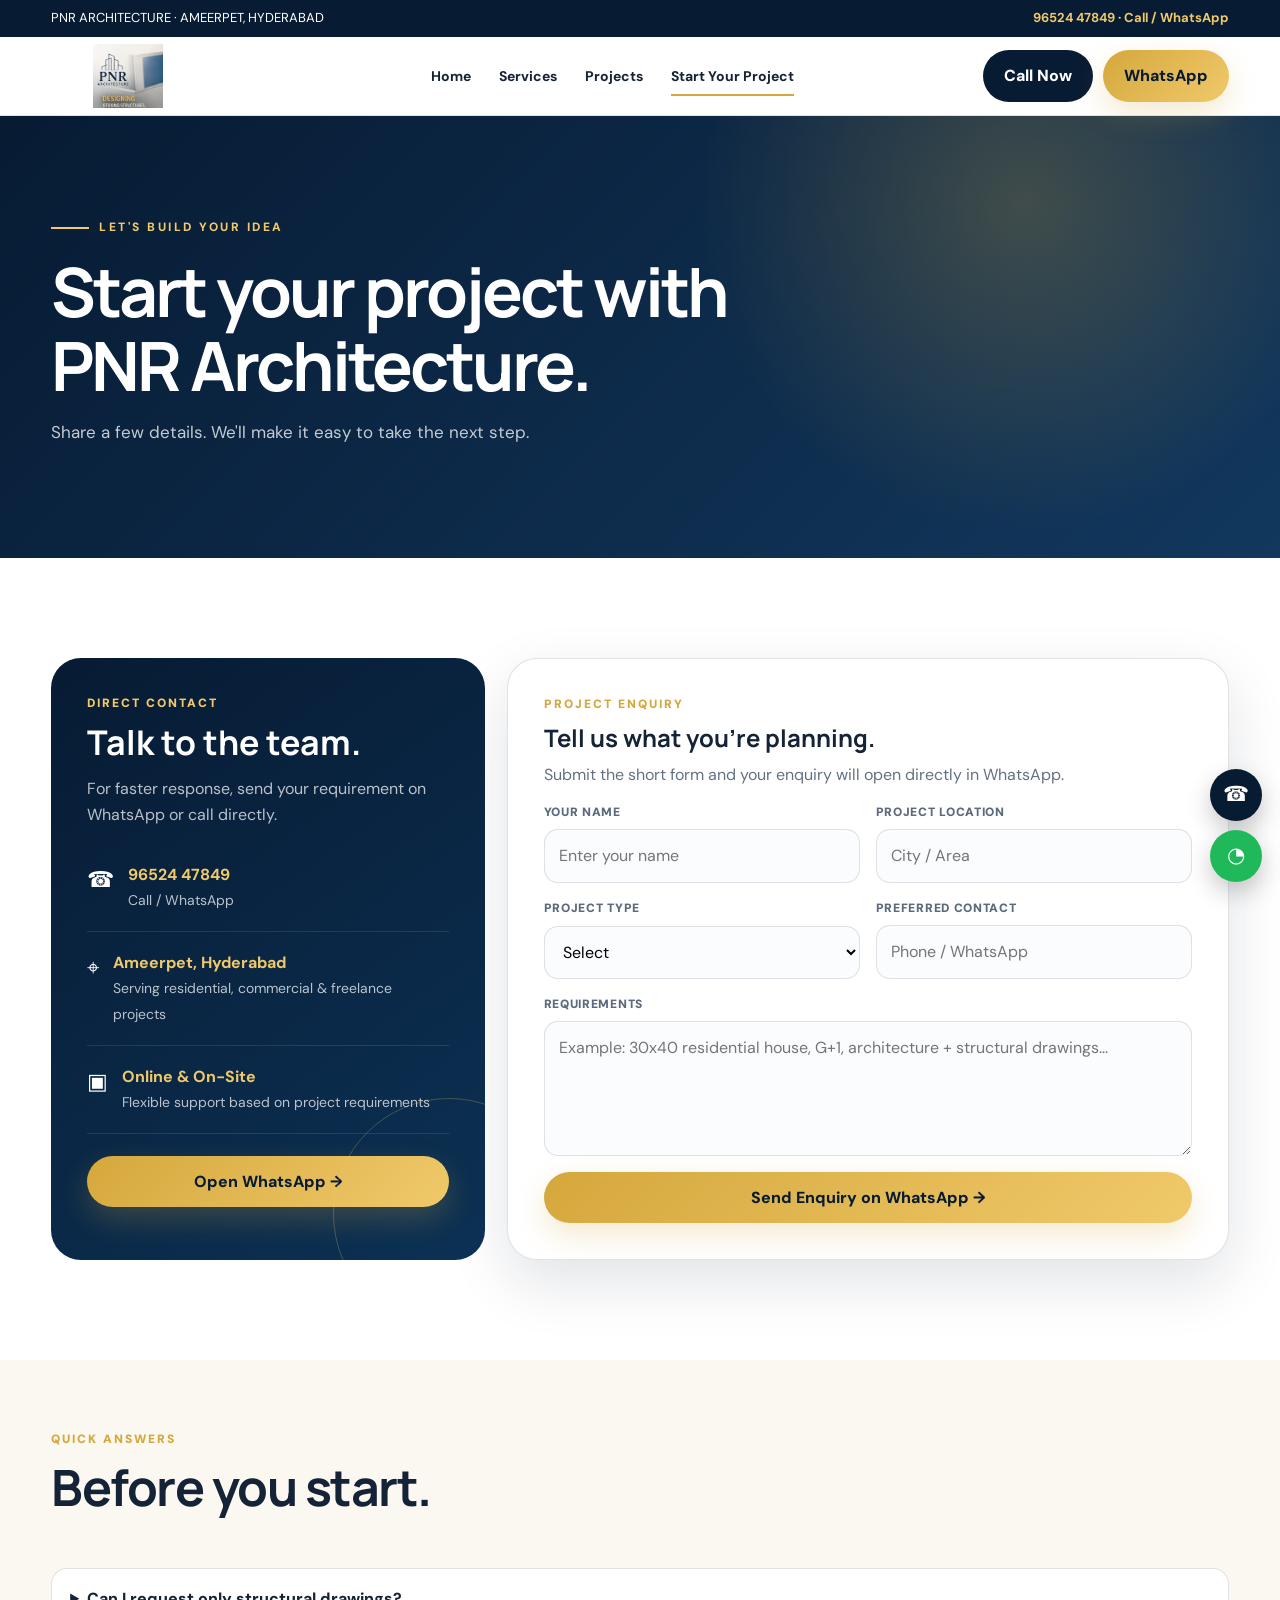
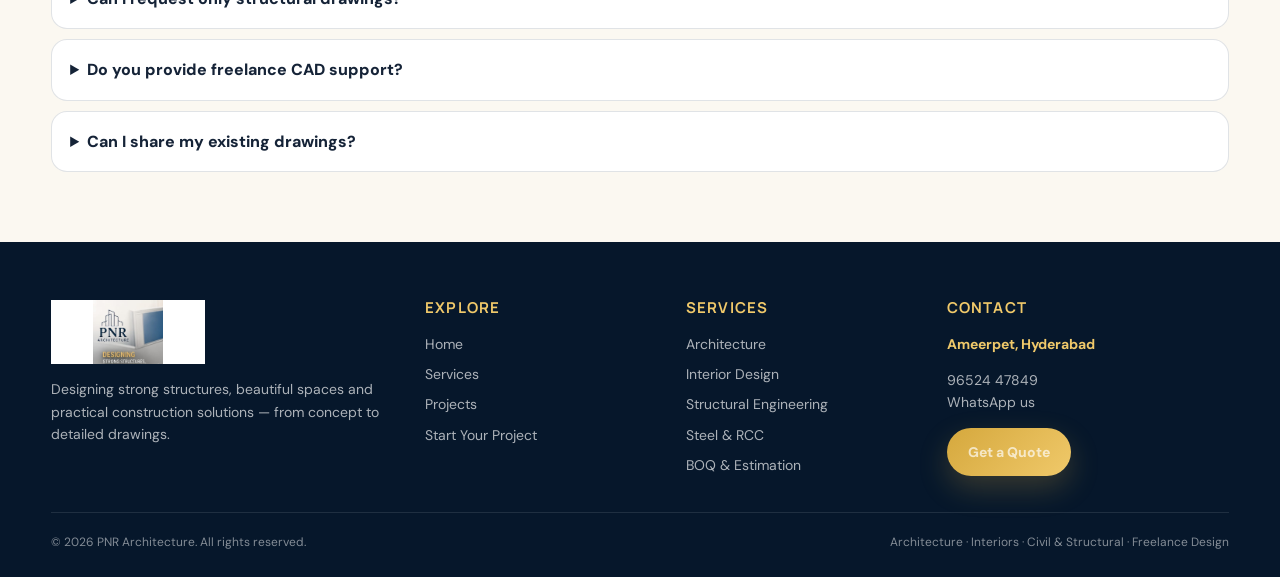
<file: start-project.html>
<!doctype html>
<html lang="en">
<head>
<meta charset="utf-8"><meta name="viewport" content="width=device-width,initial-scale=1">
<meta name="theme-color" content="#071b33">
<title>Start Your Project | PNR Architecture</title><meta name="description" content="Contact PNR Architecture in Ameerpet, Hyderabad for architecture, interiors, structural engineering, steel, AutoCAD, BOQ and freelance design services.">
<link rel="stylesheet" href="style.css">
</head><body>
<div class="topbar"><div class="container"><span>PNR ARCHITECTURE · AMEERPET, HYDERABAD</span><a href="tel:+919652447849">96524 47849 · Call / WhatsApp</a></div></div>

<header class="nav">
  <div class="container nav-inner">
    <a class="logo-wrap" href="index.html" aria-label="PNR Architecture home">
      <img class="logo" src="assets/pnr-logo.jpg" alt="PNR Architecture logo">
    </a>
    <button class="menu-btn" aria-label="Open menu">☰</button>
    <nav class="nav-links">
      <a href="index.html">Home</a>
      <a href="services.html">Services</a>
      <a href="projects.html">Projects</a>
      <a href="start-project.html">Start Your Project</a>
    </nav>
    <div class="nav-actions">
      <a class="btn btn-dark" href="tel:+919652447849">Call Now</a>
      <a class="btn btn-gold" href="https://wa.me/919652447849?text=Hello%20PNR%20Architecture%2C%20I%20would%20like%20a%20project%20quote." target="_blank">WhatsApp</a>
    </div>
  </div>
</header>


<main>
<section class="page-hero"><div class="container reveal"><div class="eyebrow">Let's build your idea</div><h1>Start your project with PNR Architecture.</h1><p>Share a few details. We'll make it easy to take the next step.</p></div></section>
<section class="section"><div class="container form-shell">
<aside class="contact-card reveal"><div class="kicker" style="color:#f0c96a">Direct contact</div><h2>Talk to the team.</h2><p style="color:rgba(255,255,255,.72)">For faster response, send your requirement on WhatsApp or call directly.</p>
<div class="contact-item"><div style="font-size:22px">☎</div><div><b>96524 47849</b><span>Call / WhatsApp</span></div></div>
<div class="contact-item"><div style="font-size:22px">⌖</div><div><b>Ameerpet, Hyderabad</b><span>Serving residential, commercial & freelance projects</span></div></div>
<div class="contact-item"><div style="font-size:22px">▣</div><div><b>Online & On-Site</b><span>Flexible support based on project requirements</span></div></div>
<a class="btn btn-gold" style="width:100%;margin-top:22px" href="https://wa.me/919652447849?text=Hello%20PNR%20Architecture%2C%20I%20want%20to%20discuss%20a%20project." target="_blank">Open WhatsApp →</a></aside>
<section class="form-card reveal"><div class="kicker">Project enquiry</div><h2>Tell us what you're planning.</h2><p style="color:var(--muted);margin-top:-5px">Submit the short form and your enquiry will open directly in WhatsApp.</p>
<form id="enquiryForm"><div class="form-grid">
<div class="field"><label>Your Name</label><input name="name" required placeholder="Enter your name"></div>
<div class="field"><label>Project Location</label><input name="location" required placeholder="City / Area"></div>
<div class="field"><label>Project Type</label><select name="service" required><option value="">Select</option><option>Residential</option><option>Commercial</option><option>Industrial / Steel</option><option>Renovation</option><option>Interior Design</option><option>Freelance CAD / BIM</option></select></div>
<div class="field"><label>Preferred Contact</label><input name="contact" placeholder="Phone / WhatsApp"></div>
<div class="field full"><label>Requirements</label><textarea name="message" required placeholder="Example: 30x40 residential house, G+1, architecture + structural drawings..."></textarea></div>
<div class="field full"><button class="btn btn-gold" type="submit">Send Enquiry on WhatsApp →</button></div>
</div><div class="notice" id="formNotice"></div></form></section>
</div></section>
<section class="section-sm" style="background:var(--cream)"><div class="container"><div class="section-head reveal"><div class="copy"><div class="kicker">Quick answers</div><h2>Before you start.</h2></div></div>
<div class="faq"><details class="reveal"><summary>Can I request only structural drawings?</summary><p>Yes. You can enquire for a focused service such as RCC, steel structural drawings, detailing or connection details.</p></details>
<details class="reveal"><summary>Do you provide freelance CAD support?</summary><p>Yes. The website positions freelance CAD / BIM and drafting support as a dedicated service category.</p></details>
<details class="reveal"><summary>Can I share my existing drawings?</summary><p>Yes. During the enquiry, mention that you have existing drawings and want revisions, detailing or a new drawing package.</p></details></div></div></section>
</main>

<footer class="footer">
  <div class="container">
    <div class="footer-grid">
      <div>
        <img class="logo" src="assets/pnr-logo.jpg" alt="PNR Architecture">
        <p style="max-width:330px">Designing strong structures, beautiful spaces and practical construction solutions — from concept to detailed drawings.</p>
      </div>
      <div>
        <h3>Explore</h3>
        <div class="footer-links">
          <a href="index.html">Home</a><a href="services.html">Services</a><a href="projects.html">Projects</a><a href="start-project.html">Start Your Project</a>
        </div>
      </div>
      <div>
        <h3>Services</h3>
        <div class="footer-links">
          <a href="services.html">Architecture</a><a href="services.html">Interior Design</a><a href="services.html">Structural Engineering</a><a href="services.html">Steel & RCC</a><a href="services.html">BOQ & Estimation</a>
        </div>
      </div>
      <div>
        <h3>Contact</h3>
        <p><b style="color:#f0c96a">Ameerpet, Hyderabad</b></p>
        <p><a href="tel:+919652447849">96524 47849</a><br><a href="https://wa.me/919652447849" target="_blank">WhatsApp us</a></p>
        <a class="btn btn-gold" href="start-project.html">Get a Quote</a>
      </div>
    </div>
    <div class="footer-bottom">
      <div>© <span data-year></span> PNR Architecture. All rights reserved.</div>
      <div>Architecture · Interiors · Civil & Structural · Freelance Design</div>
    </div>
  </div>
</footer>
<div class="float-actions">
  <a class="float-btn call" href="tel:+919652447849" aria-label="Call PNR Architecture">☎</a>
  <a class="float-btn whatsapp" href="https://wa.me/919652447849?text=Hello%20PNR%20Architecture%2C%20I%20need%20a%20project%20consultation." target="_blank" aria-label="WhatsApp PNR Architecture">◔</a>
</div>
<div class="toast" id="toast"></div>

<script src="script.js"></script></body></html>
</file>
<file: style.css>
@import url('https://fonts.googleapis.com/css2?family=DM+Sans:wght@400;500;600;700&family=Manrope:wght@500;600;700;800&display=swap');

:root{
  --navy:#071b33;
  --navy-2:#0d2948;
  --gold:#d5a83d;
  --gold-2:#f0c96a;
  --cream:#fbf8f1;
  --white:#fff;
  --ink:#152337;
  --muted:#647184;
  --line:rgba(7,27,51,.12);
  --orange:#ef8d39;
  --teal:#2d8f88;
  --shadow:0 22px 60px rgba(7,27,51,.12);
  --radius:24px;
}
*{box-sizing:border-box}
html{scroll-behavior:smooth}
body{
  margin:0;
  color:var(--ink);
  background:#fff;
  font-family:"DM Sans",sans-serif;
  line-height:1.6;
}
img{max-width:100%;display:block}
a{text-decoration:none;color:inherit}
button,input,textarea,select{font:inherit}
.container{width:min(1180px,92%);margin:auto}
.topbar{
  background:var(--navy);
  color:#fff;
  font-size:13px;
  padding:8px 0;
}
.topbar .container{display:flex;justify-content:space-between;gap:16px;align-items:center}
.topbar a{color:var(--gold-2);font-weight:700}
.nav{
  position:sticky;top:0;z-index:50;
  background:rgba(255,255,255,.94);
  backdrop-filter:blur(16px);
  border-bottom:1px solid var(--line);
}
.nav-inner{height:78px;display:flex;align-items:center;justify-content:space-between;gap:30px}
.logo-wrap{display:flex;align-items:center;gap:12px;min-width:190px}
.logo{width:154px;height:64px;object-fit:contain;object-position:center;background:#fff}
.nav-links{display:flex;align-items:center;gap:28px;font-weight:700;font-size:14px}
.nav-links a{position:relative;padding:28px 0}
.nav-links a:after{
  content:"";position:absolute;left:0;bottom:19px;width:0;height:2px;
  background:var(--gold);transition:.25s
}
.nav-links a:hover:after,.nav-links a.active:after{width:100%}
.nav-actions{display:flex;gap:10px}
.btn{
  display:inline-flex;align-items:center;justify-content:center;gap:9px;
  border:0;border-radius:999px;padding:13px 21px;font-weight:800;cursor:pointer;
  transition:.25s transform,.25s box-shadow,.25s background;
}
.btn:hover{transform:translateY(-2px)}
.btn-gold{background:linear-gradient(135deg,var(--gold),var(--gold-2));color:var(--navy);box-shadow:0 12px 30px rgba(213,168,61,.24)}
.btn-dark{background:var(--navy);color:#fff}
.btn-outline{border:1px solid var(--line);background:#fff}
.menu-btn{display:none;border:0;background:var(--navy);color:#fff;border-radius:12px;padding:10px 12px;font-size:20px}

.hero{
  min-height:680px;display:flex;align-items:center;position:relative;overflow:hidden;
  background:
    linear-gradient(90deg,rgba(7,27,51,.96) 0%,rgba(7,27,51,.88) 45%,rgba(7,27,51,.22) 72%,rgba(7,27,51,.04) 100%),
    url("assets/project-modern-home.jpg") center/cover;
}
.hero:before{
  content:"";position:absolute;inset:auto -8% -150px auto;width:520px;height:360px;
  background:linear-gradient(135deg,rgba(213,168,61,.28),rgba(240,201,106,0));
  transform:rotate(-14deg);filter:blur(5px)
}
.hero-content{position:relative;color:#fff;width:min(680px,100%);padding:90px 0}
.eyebrow{display:inline-flex;align-items:center;gap:10px;text-transform:uppercase;letter-spacing:2.5px;font-size:12px;font-weight:800;color:var(--gold-2);margin-bottom:18px}
.eyebrow:before{content:"";width:38px;height:2px;background:var(--gold-2)}
h1,h2,h3,h4{font-family:"Manrope",sans-serif;line-height:1.08;margin:0 0 16px}
h1{font-size:clamp(42px,6vw,78px);letter-spacing:-3px}
.hero p{font-size:18px;max-width:620px;color:rgba(255,255,255,.82);margin:0 0 30px}
.hero-actions{display:flex;flex-wrap:wrap;gap:12px}
.hero-note{display:flex;gap:22px;flex-wrap:wrap;margin-top:35px;color:#fff;font-size:13px}
.hero-note span{display:flex;align-items:center;gap:8px}
.hero-note b{color:var(--gold-2)}
.section{padding:100px 0}
.section-sm{padding:70px 0}
.section-head{display:flex;justify-content:space-between;gap:30px;align-items:end;margin-bottom:38px}
.section-head .copy{max-width:650px}
.kicker{text-transform:uppercase;letter-spacing:2px;color:var(--gold);font-size:12px;font-weight:900;margin-bottom:10px}
.section-head h2{font-size:clamp(32px,4vw,50px);letter-spacing:-1.5px}
.section-head p{color:var(--muted);margin:0}
.cards{display:grid;grid-template-columns:repeat(4,1fr);gap:18px}
.card{
  background:#fff;border:1px solid var(--line);border-radius:var(--radius);padding:26px;
  box-shadow:0 10px 34px rgba(7,27,51,.05);transition:.3s transform,.3s box-shadow;
}
.card:hover{transform:translateY(-7px);box-shadow:var(--shadow)}
.icon{
  width:50px;height:50px;border-radius:15px;display:grid;place-items:center;
  background:linear-gradient(135deg,#fff6dd,#f4d57e);color:var(--navy);
  font-size:23px;margin-bottom:20px
}
.card h3{font-size:20px}
.card p{color:var(--muted);font-size:14px;margin:0}
.split{
  display:grid;grid-template-columns:1fr 1fr;gap:60px;align-items:center
}
.media-card{position:relative;border-radius:30px;overflow:hidden;box-shadow:var(--shadow)}
.media-card img{width:100%;height:560px;object-fit:cover}
.media-badge{
  position:absolute;left:22px;bottom:22px;background:rgba(7,27,51,.9);color:#fff;
  border:1px solid rgba(240,201,106,.45);border-radius:18px;padding:17px 20px;
  backdrop-filter:blur(10px)
}
.media-badge strong{display:block;color:var(--gold-2);font-size:23px}
.check-list{display:grid;gap:15px;margin:28px 0}
.check{display:flex;gap:12px;align-items:flex-start}
.check i{
  width:25px;height:25px;flex:0 0 25px;border-radius:50%;display:grid;place-items:center;
  background:#fff4d5;color:#8a6716;font-style:normal;font-weight:900
}
.check span{color:#465469}
.band{
  background:linear-gradient(135deg,var(--navy),#10375d);color:#fff;border-radius:32px;
  padding:42px 45px;display:flex;align-items:center;justify-content:space-between;gap:30px;
  overflow:hidden;position:relative
}
.band:after{content:"PNR";position:absolute;right:30px;bottom:-75px;font:800 180px Manrope;color:rgba(255,255,255,.04)}
.band h2{max-width:700px;font-size:38px}
.portfolio{display:grid;grid-template-columns:1.35fr .85fr .85fr;grid-auto-rows:260px;gap:14px}
.portfolio .tile{position:relative;border-radius:22px;overflow:hidden;background:#eee}
.portfolio .tile:first-child{grid-row:span 2}
.portfolio img{width:100%;height:100%;object-fit:cover;transition:.5s}
.tile:hover img{transform:scale(1.06)}
.tile-caption{
  position:absolute;left:0;right:0;bottom:0;padding:30px 20px 18px;
  background:linear-gradient(transparent,rgba(0,0,0,.78));color:#fff
}
.tile-caption small{color:var(--gold-2);font-weight:800;text-transform:uppercase;letter-spacing:1px}
.tile-caption h3{font-size:20px;margin:3px 0 0}
.stats{display:grid;grid-template-columns:repeat(4,1fr);border:1px solid var(--line);border-radius:24px;overflow:hidden}
.stat{padding:28px;border-right:1px solid var(--line);background:#fff}
.stat:last-child{border-right:0}
.stat strong{display:block;font:800 36px Manrope;color:var(--navy)}
.stat span{color:var(--muted);font-size:13px}
.page-hero{
  padding:95px 0;background:
  radial-gradient(circle at 80% 20%,rgba(213,168,61,.25),transparent 30%),
  linear-gradient(135deg,#071b33,#12385e);color:#fff
}
.page-hero h1{font-size:clamp(42px,6vw,68px);max-width:800px}
.page-hero p{max-width:700px;color:rgba(255,255,255,.76);font-size:17px}
.service-grid{display:grid;grid-template-columns:repeat(3,1fr);gap:18px}
.service-card{padding:30px;border:1px solid var(--line);border-radius:24px;background:#fff}
.service-card .num{font:800 13px Manrope;color:var(--gold);letter-spacing:1px}
.service-card h3{font-size:24px;margin-top:18px}
.service-card p{color:var(--muted);font-size:14px}
.service-card ul{padding-left:18px;color:#516074;font-size:14px}
.service-card li{margin:7px 0}
.process{display:grid;grid-template-columns:repeat(5,1fr);gap:12px}
.process-step{padding:24px;border-radius:20px;background:var(--cream);border:1px solid rgba(213,168,61,.25)}
.process-step b{display:grid;place-items:center;width:36px;height:36px;border-radius:50%;background:var(--navy);color:#fff;margin-bottom:18px}
.process-step h3{font-size:17px}
.process-step p{font-size:13px;color:var(--muted);margin:0}
.project-grid{display:grid;grid-template-columns:repeat(3,1fr);gap:18px}
.project-card{border-radius:25px;overflow:hidden;background:#fff;border:1px solid var(--line);box-shadow:0 10px 35px rgba(7,27,51,.06)}
.project-card img{width:100%;height:300px;object-fit:cover}
.project-body{padding:22px}
.project-meta{display:flex;gap:8px;flex-wrap:wrap;margin-bottom:10px}
.tag{padding:6px 10px;border-radius:999px;background:#f5f7fa;color:#536176;font-size:11px;font-weight:800}
.project-body h3{font-size:23px}
.project-body p{color:var(--muted);font-size:14px;margin:0}
.form-shell{display:grid;grid-template-columns:.75fr 1.25fr;gap:22px;align-items:stretch}
.contact-card{
  background:linear-gradient(145deg,var(--navy),#0c3154);color:#fff;border-radius:30px;padding:36px;
  position:relative;overflow:hidden
}
.contact-card:after{content:"";position:absolute;width:230px;height:230px;border:1px solid rgba(240,201,106,.25);border-radius:50%;right:-80px;bottom:-70px}
.contact-card h2{font-size:34px}
.contact-item{display:flex;gap:14px;padding:18px 0;border-bottom:1px solid rgba(255,255,255,.1)}
.contact-item:last-child{border-bottom:0}
.contact-item b{display:block;color:var(--gold-2)}
.contact-item span{font-size:14px;color:rgba(255,255,255,.72)}
.form-card{padding:36px;border:1px solid var(--line);border-radius:30px;box-shadow:var(--shadow);background:#fff}
.form-grid{display:grid;grid-template-columns:1fr 1fr;gap:16px}
.field{display:grid;gap:7px}
.field.full{grid-column:1/-1}
.field label{font-size:12px;font-weight:900;text-transform:uppercase;letter-spacing:.7px;color:#5c6a7d}
.field input,.field textarea,.field select{
  width:100%;border:1px solid var(--line);background:#fbfcfe;border-radius:14px;
  padding:13px 14px;outline:none;transition:.2s border,.2s box-shadow
}
.field input:focus,.field textarea:focus,.field select:focus{border-color:var(--gold);box-shadow:0 0 0 4px rgba(213,168,61,.12)}
.field textarea{min-height:135px;resize:vertical}
.notice{display:none;margin-top:14px;padding:13px 15px;border-radius:13px;background:#edf8f0;color:#1c6b39;font-weight:700;font-size:13px}
.faq{display:grid;gap:10px}
details{border:1px solid var(--line);border-radius:16px;padding:17px 18px;background:#fff}
summary{cursor:pointer;font-weight:800}
details p{color:var(--muted);font-size:14px;margin:10px 0 0}
.footer{background:#06172b;color:#fff;padding:58px 0 25px;margin-top:0}
.footer-grid{display:grid;grid-template-columns:1.2fr .8fr .8fr 1fr;gap:35px}
.footer h3{font-size:15px;color:var(--gold-2);text-transform:uppercase;letter-spacing:1.2px}
.footer p,.footer a{color:rgba(255,255,255,.67);font-size:14px}
.footer-links{display:grid;gap:8px}
.footer-bottom{border-top:1px solid rgba(255,255,255,.1);margin-top:35px;padding-top:20px;display:flex;justify-content:space-between;gap:20px;color:rgba(255,255,255,.5);font-size:12px}
.float-actions{position:fixed;right:18px;bottom:18px;z-index:60;display:grid;gap:9px}
.float-btn{width:52px;height:52px;border-radius:50%;display:grid;place-items:center;color:#fff;font-size:21px;box-shadow:0 10px 25px rgba(0,0,0,.22)}
.call{background:var(--navy)}
.whatsapp{background:#20b95a}
.reveal{opacity:0;transform:translateY(22px);transition:.7s ease}
.reveal.visible{opacity:1;transform:none}
.toast{
  position:fixed;left:50%;bottom:28px;transform:translate(-50%,20px);
  background:var(--navy);color:#fff;padding:14px 18px;border-radius:999px;
  opacity:0;pointer-events:none;transition:.25s;z-index:100;font-size:13px
}
.toast.show{opacity:1;transform:translate(-50%,0)}
@media(max-width:980px){
  .nav-links,.nav-actions{display:none}
  .menu-btn{display:block}
  .nav.open .nav-links{
    display:flex;position:absolute;left:4%;right:4%;top:78px;background:#fff;
    padding:16px;border-radius:18px;box-shadow:var(--shadow);flex-direction:column;align-items:stretch;gap:0
  }
  .nav.open .nav-links a{padding:13px 10px}
  .nav.open .nav-links a:after{bottom:4px}
  .cards{grid-template-columns:repeat(2,1fr)}
  .service-grid{grid-template-columns:repeat(2,1fr)}
  .project-grid{grid-template-columns:repeat(2,1fr)}
  .process{grid-template-columns:repeat(3,1fr)}
  .footer-grid{grid-template-columns:repeat(2,1fr)}
  .form-shell{grid-template-columns:1fr}
}
@media(max-width:680px){
  .topbar .container{justify-content:center;text-align:center}
  .topbar .container span{display:none}
  .nav-inner{height:70px}
  .logo{width:140px;height:58px}
  .hero{min-height:650px;background-position:65% center}
  .hero-content{padding:70px 0}
  h1{letter-spacing:-2px}
  .hero p{font-size:16px}
  .section{padding:70px 0}
  .section-head{display:block}
  .section-head .btn{margin-top:20px}
  .cards,.service-grid,.project-grid,.process{grid-template-columns:1fr}
  .split{grid-template-columns:1fr;gap:35px}
  .media-card img{height:390px}
  .portfolio{grid-template-columns:1fr 1fr;grid-auto-rows:200px}
  .portfolio .tile:first-child{grid-row:span 2}
  .stats{grid-template-columns:1fr 1fr}
  .stat:nth-child(2){border-right:0}
  .stat:nth-child(-n+2){border-bottom:1px solid var(--line)}
  .band{padding:30px 24px;display:block}
  .band h2{font-size:29px}
  .band .btn{margin-top:12px}
  .form-grid{grid-template-columns:1fr}
  .field.full{grid-column:auto}
  .footer-grid{grid-template-columns:1fr}
  .footer-bottom{display:block}
  .footer-bottom div+div{margin-top:8px}
}
</file>
